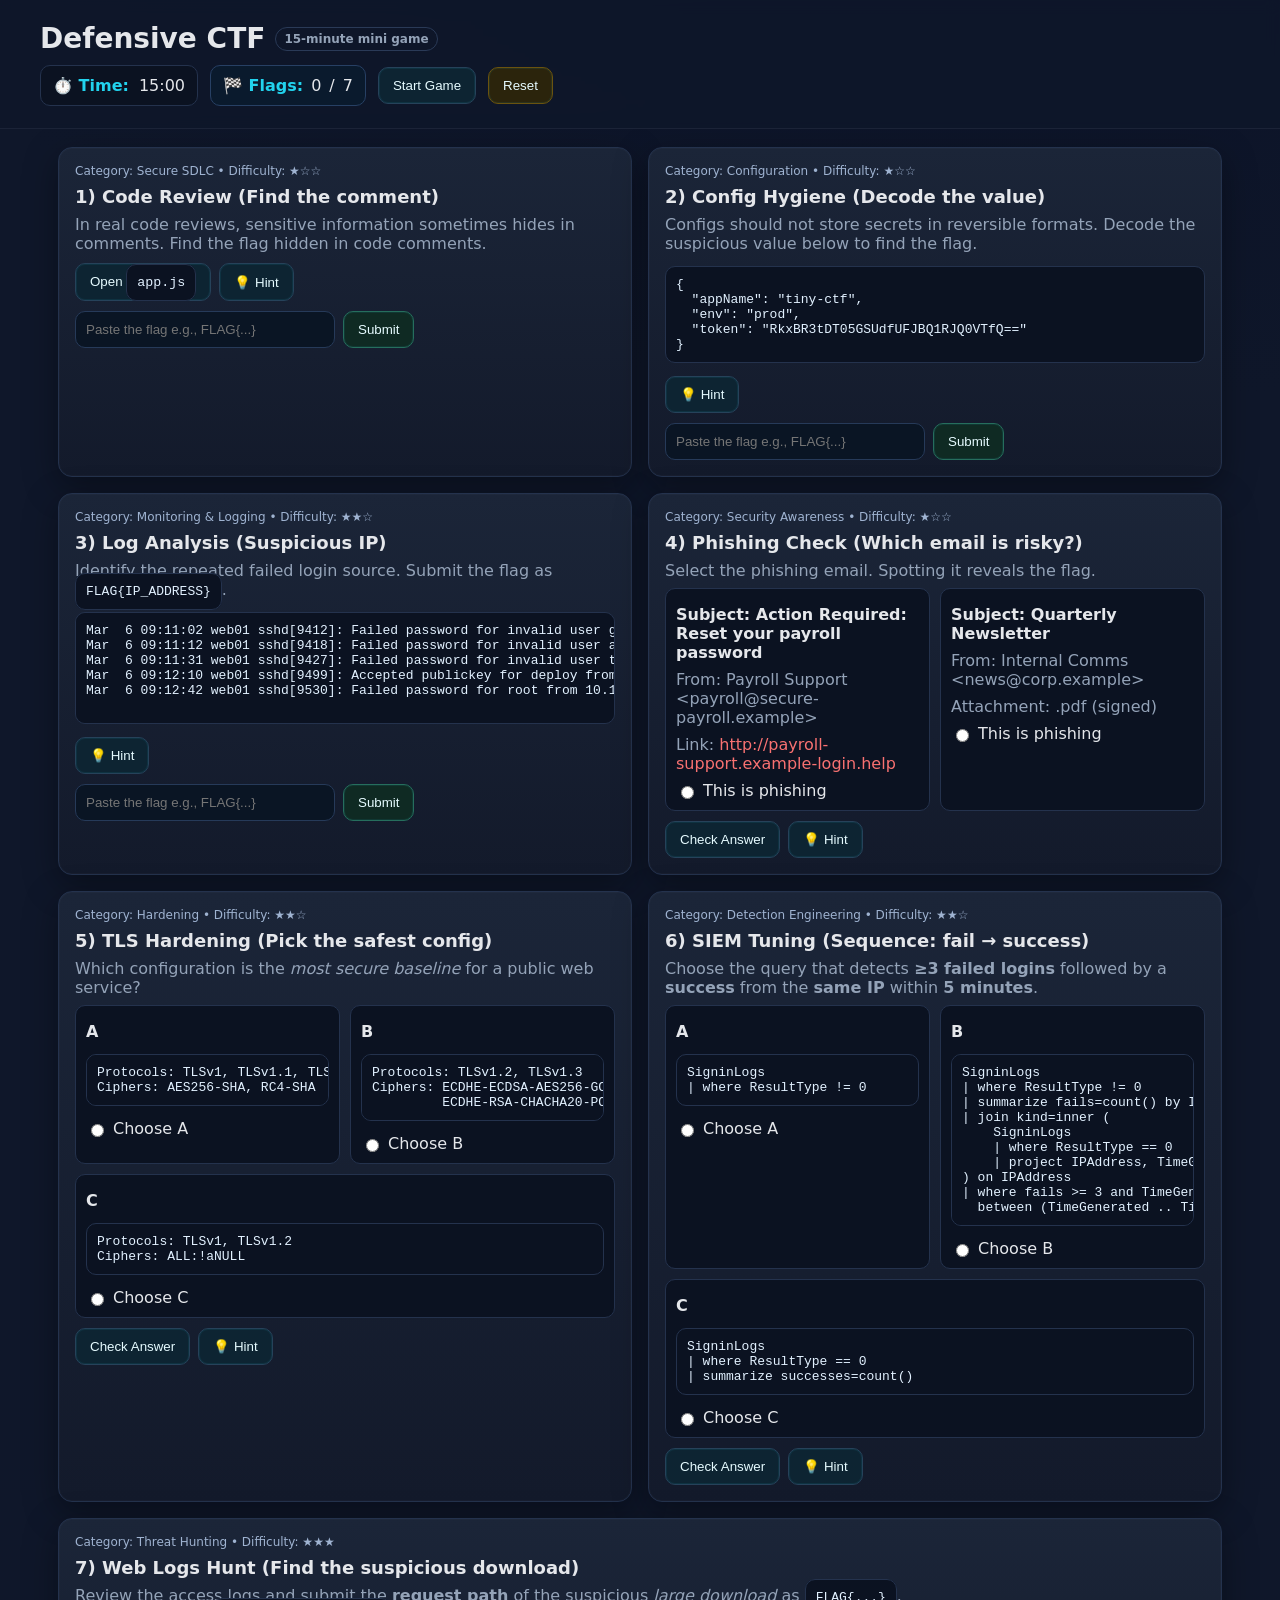
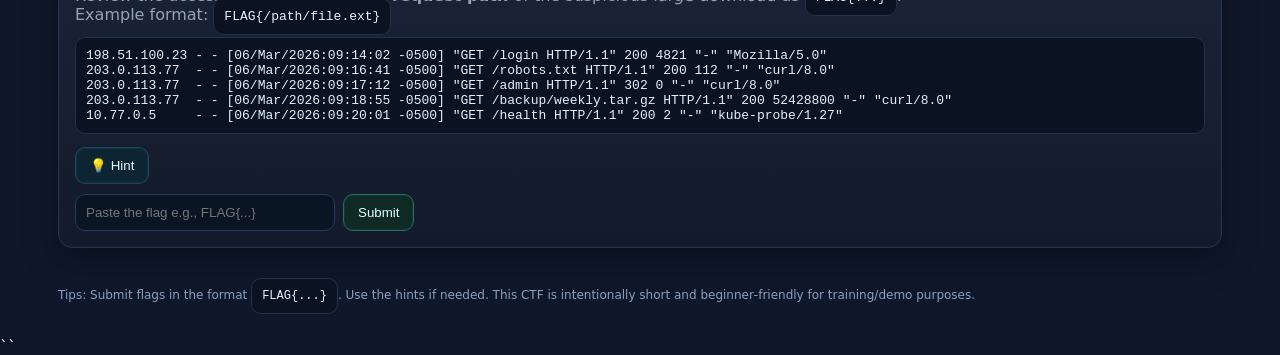
<file: index.html>
<!doctype html>
<html lang="en">
<head>
  <meta charset="utf-8" />
  <title>Mini Defensive CTF (15 Minutes)</title>
  <meta name="viewport" content="width=device-width, initial-scale=1" />

  <!--
    👀 Hidden in plain sight (simulate code review):
    FLAG{SOURCE_CODE_REVIEW}
  -->

  <style>
    :root {
      --bg:#0f172a;
      --panel:#111827;
      --card:#1f2937;
      --accent:#22d3ee;
      --accent-2:#34d399;
      --text:#e5e7eb;
      --muted:#94a3b8;
      --danger:#f87171;
      --warn:#fbbf24;
    }
    * { box-sizing: border-box }
    body {
      margin:0; font-family: ui-sans-serif, system-ui, Segoe UI, Roboto, Helvetica, Arial;
      background: radial-gradient(1200px 600px at 80% -10%, #0b1228, var(--bg));
      color: var(--text);
    }
    header {
      padding: 22px 18px; border-bottom: 1px solid #1b2337;
      position: sticky; top:0; background: rgba(15, 23, 42, 0.85); backdrop-filter: blur(8px);
      z-index: 10;
    }
    .wrap { max-width: 1200px; margin: 0 auto; }
    h1 {
      margin:0; font-size: clamp(20px, 2.8vw, 28px);
      display:flex; align-items:center; gap:10px;
    }
    h1 span.badge {
      font-size: 12px; padding: 4px 8px; border:1px solid #2a3a57; border-radius: 999px; color: var(--muted);
    }
    .topbar {
      display:flex; align-items:center; gap:12px; margin-top:10px; flex-wrap: wrap;
    }
    .pill {
      background: #0b1221; border:1px solid #24324d; padding:10px 12px; border-radius: 10px; display:flex; gap:10px; align-items:center;
    }
    .pill strong { color: var(--accent) }
    .btn {
      appearance: none; border:1px solid #26425a; background:#0d2432;
      color:#e6fbff; padding:10px 14px; border-radius: 10px; cursor:pointer;
      transition: 0.2s transform, 0.2s background, 0.2s border;
      box-shadow: inset 0 0 0 1px rgba(34,211,238,0.08);
    }
    .btn:hover { transform: translateY(-1px); background:#0f2a3a; border-color:#2a5f7d; }
    .btn.good { border-color:#266e5d; background:#0f2a23; }
    .btn.warn { border-color:#6a530f; background:#2b240c; }
    .grid {
      display:grid; grid-template-columns: repeat(12,1fr); gap:16px; padding:18px;
    }
    .card {
      grid-column: span 12; background: linear-gradient(180deg, #1b2538, #131a2b);
      border:1px solid #24324d; border-radius:14px; padding:16px;
      box-shadow: 0 10px 34px rgba(0,0,0,0.35), inset 0 0 0 1px rgba(255,255,255,0.02);
    }
    @media (min-width: 900px) {
      .card.half { grid-column: span 6; }
    }
    .card h2 { margin: 0 0 8px; font-size: 18px; }
    .card p { margin: 8px 0; color: var(--muted); }
    .meta { font-size: 12px; color:#9fb3d1; margin-bottom: 8px; }
    .hint { font-size: 13px; color:#cdd7e7; background: #0f2230; border:1px dashed #2a4761; padding:10px; border-radius:10px; display:none; margin-top:8px;}
    pre, code, .code {
      background:#0b1221; border:1px solid #24324d; color:#e2f1ff;
      border-radius: 10px; padding: 10px; overflow:auto;
    }
    .input-row { display:flex; gap:8px; margin-top:10px; flex-wrap: wrap; }
    input[type="text"] {
      background:#0a1524; border:1px solid #263a59; color:#d9ecff; border-radius: 10px; padding:10px; min-width: 260px;
    }
    .flag {
      display:inline-flex; align-items:center; gap:8px;
      background:#0d2d33; border:1px solid #2b6a70; color:#aef1f4;
      padding:8px 10px; border-radius: 8px; font-family: ui-monospace, SFMono-Regular, Menlo, Consolas, monospace;
    }
    .ok { color: #6ee7b7; }
    .bad { color: var(--danger); }
    .tag { font-size: 11px; padding:2px 6px; border-radius: 999px; border:1px solid #2b3c59; color:#b8c7e6; }
    .score {
      display:flex; align-items:center; gap:8px;
      background: #0a1a2d; border:1px solid #274064; padding:10px 12px; border-radius: 10px;
    }
    .done { opacity:0.6; position:relative; }
    .done:after {
      content:"Solved"; position:absolute; top:10px; right:10px; font-size:11px; background:#0a2a1e; color:#9debc7; border:1px solid #2b6a59; padding:3px 6px; border-radius:6px;
    }
    .footer-note { color:#8aa0bf; font-size: 12px; padding:10px 18px 22px; }
    .hr { border-top:1px dashed #2a3a57; margin:12px 0; }
    .emails { display:flex; gap:10px; flex-wrap: wrap; }
    .email {
      flex:1 1 240px; min-width:240px; background:#0b1221; border:1px solid #24324d; border-radius:10px; padding:10px;
    }
    .email h4 { margin:6px 0; }
    .choice { display:flex; align-items:center; gap:6px; margin-top:6px; }
    .hidden { display:none !important; }
    .celebrate {
      position: fixed; inset:0; pointer-events:none;
      display:none; justify-content:center; align-items:center;
      background: rgba(0,0,0,0.6); z-index: 99;
      text-align:center; padding:20px;
    }
    .celebrate .box {
      background: #08131f; border:1px solid #1c314d; border-radius:14px; padding:30px; max-width: 560px;
      box-shadow: 0 10px 40px rgba(0,0,0,0.5);
    }
    .celebrate h3 { margin-top:0; }
    .confetti { position:absolute; width:6px; height:10px; top:-20px; opacity:0.8; border-radius:2px; }
    .small { font-size:12px; color:#9fb3d1; }
  </style>
</head>
<body>
  <header>
    <div class="wrap">
      <h1>Defensive CTF <span class="badge">15‑minute mini game</span></h1>
      <div class="topbar">
        <div class="pill"><strong>⏱️ Time:</strong> <span id="time">15:00</span></div>
        <div class="pill score"><strong>🏁 Flags:</strong> <span id="score">0</span>/<span id="total">7</span></div>
        <button class="btn" id="startBtn">Start Game</button>
        <button class="btn warn" id="resetBtn">Reset</button>
      </div>
    </div>
  </header>

  <main class="wrap">
    <section class="grid" id="grid">

      <!-- Challenge 1: Code Review -->
      <article class="card half" id="c1">
        <div class="meta">Category: Secure SDLC • Difficulty: ★☆☆</div>
        <h2>1) Code Review (Find the comment)</h2>
        <p>In real code reviews, sensitive information sometimes hides in comments. Find the flag hidden in code comments.</p>
        <div class="input-row">
          <button class="btn" id="c1_view">Open <code>app.js</code></button>
          <button class="btn" data-hint="c1_hint">💡 Hint</button>
        </div>
        <div class="hint" id="c1_hint">Try viewing the page source (Ctrl/Cmd + U) or inspect the simulated file below—developers sometimes leave secrets in comments.</div>
        <div id="c1_code" class="code hidden" aria-live="polite">
/**
 * Example analytics init — TODO: move secrets to env.
 * The following line was left during testing:
 * FLAG{SOURCE_CODE_REVIEW}
 */
function init(){ return "ok" }
        </div>
        <div class="input-row">
          <input id="c1_in" type="text" placeholder="Paste the flag e.g., FLAG{...}" />
          <button class="btn good" data-submit="c1">Submit</button>
          <span id="c1_status"></span>
        </div>
      </article>

      <!-- Challenge 2: Config Hygiene (Base64) -->
      <article class="card half" id="c2">
        <div class="meta">Category: Configuration • Difficulty: ★☆☆</div>
        <h2>2) Config Hygiene (Decode the value)</h2>
        <p>Configs should not store secrets in reversible formats. Decode the suspicious value below to find the flag.</p>
        <pre id="c2_cfg" aria-label="config.json">{
  "appName": "tiny-ctf",
  "env": "prod",
  "token": "RkxBR3tDT05GSUdfUFJBQ1RJQ0VTfQ=="
}</pre>
        <div class="input-row">
          
          <button class="btn" data-hint="c2_hint">💡 Hint</button>
        </div>
        <div class="hint" id="c2_hint">The value looks like Base64. Decode it, then submit in FLAG{...} format.</div>
        <div class="input-row">
          <input id="c2_in" type="text" placeholder="Paste the flag e.g., FLAG{...}" />
          <button class="btn good" data-submit="c2">Submit</button>
          <span id="c2_status"></span>
        </div>
      </article>

      <!-- Challenge 3: Log Analysis -->
      <article class="card half" id="c3">
        <div class="meta">Category: Monitoring & Logging • Difficulty: ★★☆</div>
        <h2>3) Log Analysis (Suspicious IP)</h2>
        <p>Identify the repeated failed login source. Submit the flag as <code>FLAG{IP_ADDRESS}</code>.</p>
        <pre aria-label="auth.log">
Mar  6 09:11:02 web01 sshd[9412]: Failed password for invalid user guest from 10.10.10.13 port 51122
Mar  6 09:11:12 web01 sshd[9418]: Failed password for invalid user admin from 10.10.10.13 port 51160
Mar  6 09:11:31 web01 sshd[9427]: Failed password for invalid user test from 10.10.10.13 port 51201
Mar  6 09:12:10 web01 sshd[9499]: Accepted publickey for deploy from 10.77.0.5 port 55411
Mar  6 09:12:42 web01 sshd[9530]: Failed password for root from 10.10.10.13 port 51288
        </pre>
        <div class="input-row">
          <button class="btn" data-hint="c3_hint">💡 Hint</button>
        </div>
        <div class="hint" id="c3_hint">Look for many failures from the same source — brute force attempts often reuse an IP.</div>
        <div class="input-row">
          <input id="c3_in" type="text" placeholder="Paste the flag e.g., FLAG{...}" />
          <button class="btn good" data-submit="c3">Submit</button>
          <span id="c3_status"></span>
        </div>
      </article>

      <!-- Challenge 4: Phishing Awareness -->
      <article class="card half" id="c4">
        <div class="meta">Category: Security Awareness • Difficulty: ★☆☆</div>
        <h2>4) Phishing Check (Which email is risky?)</h2>
        <p>Select the phishing email. Spotting it reveals the flag.</p>
        <div class="emails">
          <div class="email">
            <h4>Subject: Action Required: Reset your payroll password</h4>
            <p>From: Payroll Support &lt;payroll@secure-payroll.example&gt;</p>
            <p>Link: <span class="bad">http://payroll-support.example-login.help</span></p>
            <label class="choice"><input type="radio" name="phish" value="a" /> This is phishing</label>
          </div>
          <div class="email">
            <h4>Subject: Quarterly Newsletter</h4>
            <p>From: Internal Comms &lt;news@corp.example&gt;</p>
            <p>Attachment: <span>.pdf (signed)</span></p>
            <label class="choice"><input type="radio" name="phish" value="b" /> This is phishing</label>
          </div>
        </div>
        <div class="input-row">
          <button class="btn" id="c4_check">Check Answer</button>
          <button class="btn" data-hint="c4_hint">💡 Hint</button>
        </div>
        <div class="hint" id="c4_hint">Look for odd domains, urgency, and non‑corporate links.</div>
        <div id="c4_flag" class="hidden">
          <span class="flag">🎯 FLAG{SPOT_THE_PHISH}</span>
        </div>
      </article>

      <!-- Challenge 5 (NEW): TLS Hardening -->
      <article class="card half" id="c5">
        <div class="meta">Category: Hardening • Difficulty: ★★☆</div>
        <h2>5) TLS Hardening (Pick the safest config)</h2>
        <p>Which configuration is the <em>most secure baseline</em> for a public web service?</p>
        <div class="emails">
          <div class="email">
            <h4>A</h4>
<pre>Protocols: TLSv1, TLSv1.1, TLSv1.2
Ciphers: AES256-SHA, RC4-SHA</pre>
            <label class="choice"><input type="radio" name="tls" value="A" /> Choose A</label>
          </div>
          <div class="email">
            <h4>B</h4>
<pre>Protocols: TLSv1.2, TLSv1.3
Ciphers: ECDHE-ECDSA-AES256-GCM-SHA384,
         ECDHE-RSA-CHACHA20-POLY1305</pre>
            <label class="choice"><input type="radio" name="tls" value="B" /> Choose B</label>
          </div>
          <div class="email">
            <h4>C</h4>
<pre>Protocols: TLSv1, TLSv1.2
Ciphers: ALL:!aNULL</pre>
            <label class="choice"><input type="radio" name="tls" value="C" /> Choose C</label>
          </div>
        </div>
        <div class="input-row">
          <button class="btn" id="c5_check">Check Answer</button>
          <button class="btn" data-hint="c5_hint">💡 Hint</button>
        </div>
        <div class="hint" id="c5_hint">Favor modern protocol versions and ciphers that provide forward secrecy and authenticated encryption.</div>
      </article>

      <!-- Challenge 6 (NEW): SIEM Tuning -->
      <article class="card half" id="c6">
        <div class="meta">Category: Detection Engineering • Difficulty: ★★☆</div>
        <h2>6) SIEM Tuning (Sequence: fail → success)</h2>
        <p>Choose the query that detects <strong>≥3 failed logins</strong> followed by a <strong>success</strong> from the <strong>same IP</strong> within <strong>5 minutes</strong>.</p>
        <div class="emails">
          <div class="email">
            <h4>A</h4>
<pre>SigninLogs
| where ResultType != 0</pre>
            <label class="choice"><input type="radio" name="kql" value="A" /> Choose A</label>
          </div>
          <div class="email">
            <h4>B</h4>
<pre>SigninLogs
| where ResultType != 0
| summarize fails=count() by IPAddress, bin(TimeGenerated, 5m)
| join kind=inner (
    SigninLogs
    | where ResultType == 0
    | project IPAddress, TimeGenerated
) on IPAddress
| where fails >= 3 and TimeGenerated1
  between (TimeGenerated .. TimeGenerated + 5m)</pre>
            <label class="choice"><input type="radio" name="kql" value="B" /> Choose B</label>
          </div>
          <div class="email">
            <h4>C</h4>
<pre>SigninLogs
| where ResultType == 0
| summarize successes=count()</pre>
            <label class="choice"><input type="radio" name="kql" value="C" /> Choose C</label>
          </div>
        </div>
        <div class="input-row">
          <button class="btn" id="c6_check">Check Answer</button>
          <button class="btn" data-hint="c6_hint">💡 Hint</button>
        </div>
        <div class="hint" id="c6_hint">Think about grouping failures by IP in a short time window, then confirming a success for that IP in the same window.</div>
        <div id="c6_flag" class="hidden">
          <span class="flag">🧠 FLAG{SEQUENCE_DETECTED}</span>
        </div>
      </article>

      <!-- Challenge 7 (NEW): Web Logs Hunt (user input) -->
      <article class="card" id="c7">
        <div class="meta">Category: Threat Hunting • Difficulty: ★★★</div>
        <h2>7) Web Logs Hunt (Find the suspicious download)</h2>
        <p>Review the access logs and submit the <strong>request path</strong> of the suspicious <em>large download</em> as <code>FLAG{...}</code>.
          <br/>Example format: <code>FLAG{/path/file.ext}</code></p>
<pre aria-label="access.log">
198.51.100.23 - - [06/Mar/2026:09:14:02 -0500] "GET /login HTTP/1.1" 200 4821 "-" "Mozilla/5.0"
203.0.113.77  - - [06/Mar/2026:09:16:41 -0500] "GET /robots.txt HTTP/1.1" 200 112 "-" "curl/8.0"
203.0.113.77  - - [06/Mar/2026:09:17:12 -0500] "GET /admin HTTP/1.1" 302 0 "-" "curl/8.0"
203.0.113.77  - - [06/Mar/2026:09:18:55 -0500] "GET /backup/weekly.tar.gz HTTP/1.1" 200 52428800 "-" "curl/8.0"
10.77.0.5     - - [06/Mar/2026:09:20:01 -0500] "GET /health HTTP/1.1" 200 2 "-" "kube-probe/1.27"
</pre>
        <div class="input-row">
          <button class="btn" data-hint="c7_hint">💡 Hint</button>
        </div>
        <div class="hint" id="c7_hint">Compare response sizes and filenames that often contain sensitive data. Non‑browser clients can be a clue.</div>
        <div class="input-row">
          <input id="c7_in" type="text" placeholder="Paste the flag e.g., FLAG{...}" />
          <button class="btn good" data-submit="c7">Submit</button>
          <span id="c7_status"></span>
        </div>
      </article>

    </section>

    <p class="footer-note">
      Tips: Submit flags in the format <code>FLAG{...}</code>. Use the hints if needed. This CTF is intentionally short and beginner‑friendly for training/demo purposes.
    </p>
  </main>

  <!-- Celebration modal -->
  <div class="celebrate" id="celebrate" role="dialog" aria-modal="true" aria-labelledby="cel_title">
    <div class="box">
      <h3 id="cel_title">🎉 Well done!</h3>
      <p>You found all flags before the timer ran out.</p>
      <p class="small">You can reset to play again or customize the file for your team.</p>
      <div class="input-row" style="justify-content:center">
        <button class="btn good" onclick="resetGame()">Play Again</button>
        <button class="btn" onclick="document.getElementById('celebrate').style.display='none'">Close</button>
      </div>
    </div>
  </div>

  <script>
    // ====== Game State ======
    const GAME_SECONDS = 15 * 60; // 15 minutes
    const TOTAL_FLAGS = 7;

    const expected = {
      c1: "FLAG{SOURCE_CODE_REVIEW}",
      c2: "FLAG{CONFIG_PRACTICES}",     // Base64 token decodes to this
      c3: "FLAG{10.10.10.13}",
      c4: "FLAG{SPOT_THE_PHISH}",
      c5: "FLAG{STRONG_TLS}",
      c6: "FLAG{SEQUENCE_DETECTED}",
      c7: "FLAG{/backup/weekly.tar.gz}" // user must enter this path wrapped in FLAG{...}
    };

    const solved = new Set();
    let running = false;
    let remaining = GAME_SECONDS;
    let timerId = null;

    const $ = sel => document.querySelector(sel);
    const $$ = sel => Array.from(document.querySelectorAll(sel));

    function fmt(sec) {
      const m = Math.floor(sec/60).toString().padStart(2,'0');
      const s = Math.floor(sec%60).toString().padStart(2,'0');
      return `${m}:${s}`;
    }

    function updateScore() {
      $("#score").textContent = solved.size;
      if (solved.size >= TOTAL_FLAGS) {
        celebrate();
      }
    }

    function celebrate() {
      stopTimer();
      const cel = $("#celebrate");
      cel.style.display = "flex";
      // simple confetti
      for (let i=0;i<120;i++) {
        const c = document.createElement('div');
        c.className = 'confetti';
        c.style.left = Math.random()*100+'%';
        c.style.background = ['#22d3ee','#34d399','#fbbf24','#f472b6','#60a5fa'][Math.floor(Math.random()*5)];
        c.style.transform = `rotate(${Math.random()*360}deg)`;
        c.style.animation = `fall ${2+Math.random()*2}s linear ${Math.random()*2}s forwards`;
        cel.appendChild(c);
        setTimeout(()=>c.remove(), 5000);
      }
    }

    // Inject keyframes for confetti fall
    (()=>{
      const st = document.createElement('style');
      st.textContent = `
      @keyframes fall {
        to { transform: translateY(120vh) rotate(720deg); opacity:0.9; }
      }`;
      document.head.appendChild(st);
    })();

    function startTimer() {
      if (running) return;
      running = true;
      timerId = setInterval(()=>{
        remaining--;
        $("#time").textContent = fmt(remaining);
        if (remaining <= 0) {
          stopTimer();
          endGame();
        }
      }, 1000);
    }
    function stopTimer() { running = false; clearInterval(timerId); timerId = null; }
    function endGame() {
      $$("#grid .card").forEach(c => c.classList.add("done"));
      $$("#grid button, #grid input").forEach(el => el.disabled = true);
      $("#time").textContent = "00:00";
    }

    function resetGame() {
      stopTimer();
      running = false;
      remaining = GAME_SECONDS;
      $("#time").textContent = fmt(remaining);
      solved.clear();
      updateScore();

      // Clear inputs & statuses for text-entry challenges
      ["c1","c2","c3","c7"].forEach(id=>{
        const inp = $("#"+id+"_in");
        const st = $("#"+id+"_status");
        if (inp) inp.value = "";
        if (st) st.textContent = "";
      });

      // Hide dynamic reveals
      $("#c1_code")?.classList.add("hidden");
      $("#c4_flag")?.classList.add("hidden");
      $("#c6_flag")?.classList.add("hidden");

      // Reset solved styling & re-enable UI
      $$("#grid .card").forEach(c => c.classList.remove("done"));
      $$("#grid button, #grid input").forEach(el => el.disabled = false);

      // Close celebration
      $("#celebrate").style.display = "none";
    }

    // ====== Wiring UI ======
    $("#startBtn").addEventListener("click", startTimer);
    $("#resetBtn").addEventListener("click", resetGame);

    // Set total dynamically (in case you change TOTAL_FLAGS)
    const totalEl = document.getElementById("total");
    if (totalEl) totalEl.textContent = TOTAL_FLAGS;

    // Hints toggles
    $$("button[data-hint]").forEach(btn=>{
      btn.addEventListener("click", ()=>{
        const id = btn.getAttribute("data-hint");
        const el = $("#"+id);
        if (!el) return;
        el.style.display = (el.style.display === "block" ? "none" : "block");
      });
    });

    // Challenge 1: show code
    $("#c1_view").addEventListener("click", ()=>{
      $("#c1_code").classList.toggle("hidden");
    });

    // Challenge 2: decode base64
    $("#c2_decode").addEventListener("click", ()=>{
      const txt = $("#c2_cfg").textContent;
      try {
        const m = txt.match(/"token":\s*"([^"]+)"/);
        if (m) {
          const decoded = atob(m[1]);
          alert("Decoded token: " + decoded);
        }
      } catch(e) {
        alert("Could not decode. Try manual Base64.");
      }
    });

    // Challenge 4: phishing
    $("#c4_check").addEventListener("click", ()=>{
      const val = (document.querySelector('input[name="phish"]:checked')||{}).value;
      if (val === "a") {
        $("#c4_flag").classList.remove("hidden");
        const flagText = ($("#c4_flag").textContent || "").match(/FLAG\{.*\}/)?.[0];
        if (flagText) solve("c4", flagText, null);
      } else {
        alert("Not quite. Look at the domain carefully.");
      }
    });

    // ===== Challenge 5 (NEW): TLS Hardening =====
    $("#c5_check").addEventListener("click", ()=>{
      const val = (document.querySelector('input[name="tls"]:checked')||{}).value;
      if (val === "B") {
        // Mark solved
        solve("c5", "FLAG{STRONG_TLS}", null);
        alert("Nice pick. Modern protocols & AEAD ciphers with forward secrecy are preferred.");
      } else {
        alert("Not quite. Think: modern protocols, forward secrecy, AEAD.");
      }
    });

    // ===== Challenge 6 (NEW): SIEM Tuning =====
    $("#c6_check").addEventListener("click", ()=>{
      const val = (document.querySelector('input[name="kql"]:checked')||{}).value;
      if (val === "B") {
        $("#c6_flag").classList.remove("hidden");
        solve("c6", "FLAG{SEQUENCE_DETECTED}", null);
      } else {
        alert("Close. You need a failure burst per IP and a success joined within the same time window.");
      }
    });

    // Submit handlers for text entries (c1, c2, c3, c7)
    $$("button[data-submit]").forEach(btn=>{
      btn.addEventListener("click", ()=>{
        const id = btn.getAttribute("data-submit");
        const inp = $("#"+id+"_in");
        const val = (inp?.value||"").trim();
        solve(id, val, $("#"+id+"_status"));
      });
    });

    function normalize(s){ return (s||"").trim(); }

    function solve(id, val, statusEl) {
      if (solved.has(id)) return;
      const correct = expected[id];
      const ok = normalize(val) === normalize(correct);
      if (ok) {
        solved.add(id);
        const card = document.getElementById(id);
        (card || $("#"+id)).classList.add("done");
        if (statusEl) { statusEl.innerHTML = `<span class="ok">✅ Correct</span>`; }
        updateScore();
      } else {
        if (statusEl) { statusEl.innerHTML = `<span class="bad">❌ Try again</span>`; }
      }
    }

    // Accessibility: space/enter to toggle buttons focused
    document.addEventListener("keydown", (e)=>{
      if ((e.key === "Enter" || e.key === " ") && document.activeElement?.classList.contains("btn")) {
        e.preventDefault();
        document.activeElement.click();
      }
    });

    // Initialize UI
    $("#time").textContent = fmt(remaining);
    updateScore();
  </script>
</body>
</html>
``
</file>
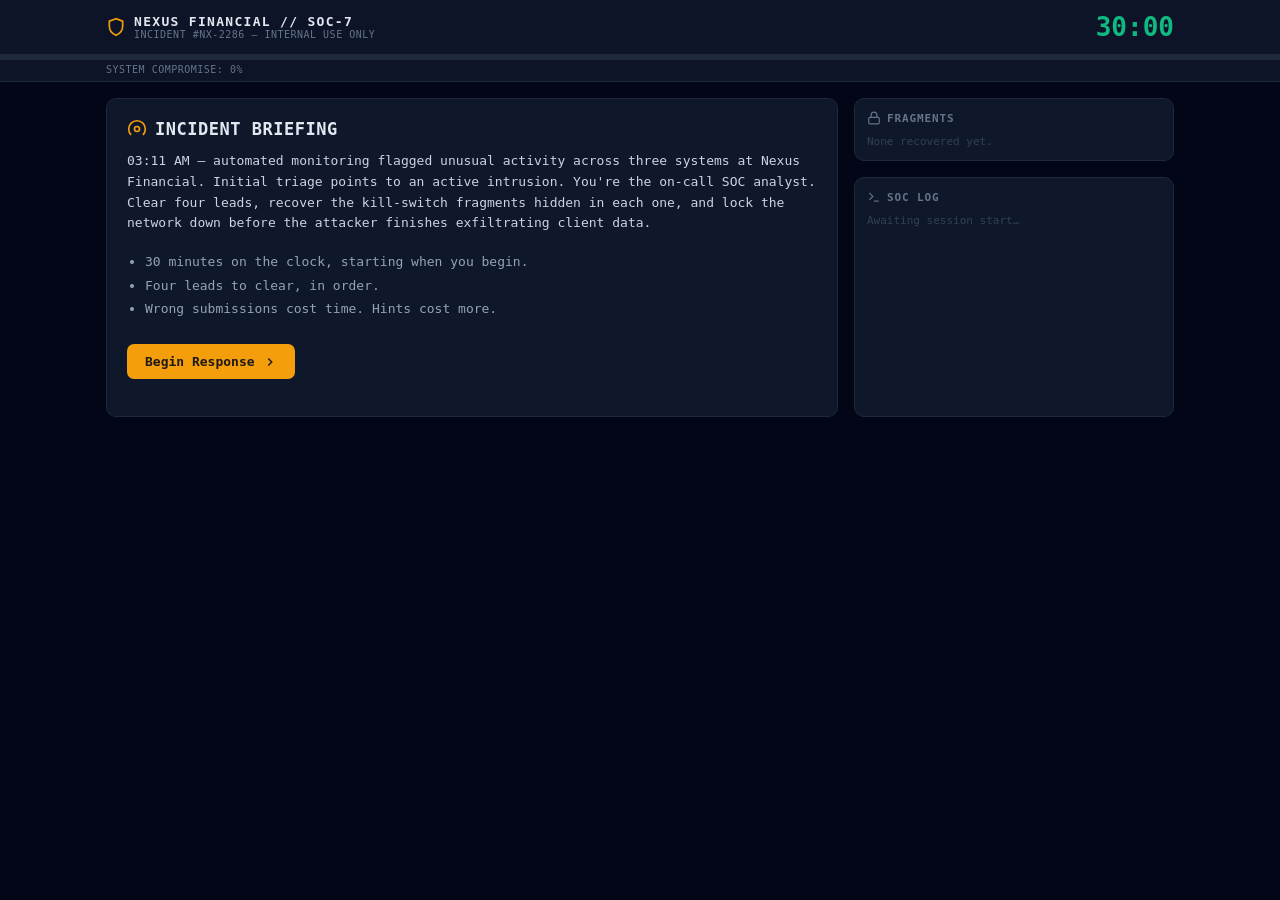
<file: soc-escape-room.html>
<!DOCTYPE html>
<html lang="en">
<head>
<meta charset="UTF-8">
<meta name="viewport" content="width=device-width, initial-scale=1.0">
<title>NEXUS FINANCIAL // SOC-7 Incident Response</title>
<style>
  :root {
    --bg: #020617;
    --panel: #0f172a;
    --panel-2: #111c30;
    --border: #1e293b;
    --border-hover: #334155;
    --text: #e2e8f0;
    --muted: #64748b;
    --muted-2: #475569;
    --amber: #f59e0b;
    --amber-dim: rgba(245,158,11,0.12);
    --cyan: #0891b2;
    --cyan-hover: #0e7490;
    --red: #ef4444;
    --red-dim: rgba(239,68,68,0.12);
    --emerald: #10b981;
    --emerald-dim: rgba(16,185,129,0.12);
  }
  * { box-sizing: border-box; }
  body {
    margin: 0;
    background: var(--bg);
    color: var(--text);
    font-family: "SF Mono", "Fira Code", Consolas, Menlo, monospace;
    min-height: 100vh;
  }
  .header {
    position: sticky; top: 0; z-index: 10;
    background: rgba(15,23,42,0.9);
    border-bottom: 1px solid var(--border);
    backdrop-filter: blur(6px);
  }
  .header-inner {
    max-width: 1100px; margin: 0 auto;
    display: flex; align-items: center; justify-content: space-between;
    padding: 12px 16px;
  }
  .brand { display: flex; align-items: center; gap: 8px; }
  .brand-title { font-size: 13px; font-weight: 700; letter-spacing: 0.1em; }
  .brand-sub { font-size: 10px; color: var(--muted); letter-spacing: 0.05em; }
  .timer { font-size: 26px; font-weight: 700; color: var(--emerald); font-variant-numeric: tabular-nums; }
  .timer.critical { color: var(--red); animation: pulse 1s infinite; }
  @keyframes pulse { 0%,100% { opacity: 1; } 50% { opacity: 0.5; } }
  .meter-track { height: 6px; width: 100%; background: var(--border); }
  .meter-fill { height: 100%; transition: width 1s linear, background 0.5s; }
  .meter-label {
    max-width: 1100px; margin: 0 auto; padding: 4px 16px 6px;
    font-size: 10px; color: var(--muted); letter-spacing: 0.05em;
  }
  .layout {
    max-width: 1100px; margin: 0 auto; padding: 16px;
    display: grid; grid-template-columns: 1fr 320px; gap: 16px;
  }
  @media (max-width: 860px) {
    .layout { grid-template-columns: 1fr; }
  }
  .panel { background: var(--panel); border: 1px solid var(--border); border-radius: 10px; padding: 20px; }
  .panel.tight { padding: 12px; }
  h1.title { font-size: 17px; font-weight: 700; letter-spacing: 0.03em; margin: 0; }
  .stage-head { display: flex; align-items: center; justify-content: space-between; margin-bottom: 16px; }
  .stage-head-left { display: flex; align-items: center; gap: 8px; }
  .stage-title { font-size: 13px; font-weight: 700; letter-spacing: 0.08em; }
  .stage-n { font-size: 10px; color: var(--muted); border: 1px solid var(--border-hover); border-radius: 5px; padding: 2px 8px; letter-spacing: 0.05em; }
  p.desc { font-size: 13px; color: var(--muted); line-height: 1.6; margin: 0 0 16px; }
  .icon { width: 20px; height: 20px; flex-shrink: 0; }
  .icon-sm { width: 14px; height: 14px; flex-shrink: 0; }

  .item-list { display: flex; flex-direction: column; gap: 8px; margin-bottom: 16px; }
  .item-btn {
    text-align: left; font-size: 13px; padding: 10px 12px; border-radius: 7px;
    border: 1px solid var(--border); background: var(--panel-2); color: #cbd5e1;
    cursor: pointer; transition: border-color 0.15s, background 0.15s; font-family: inherit;
  }
  .item-btn:hover { border-color: var(--border-hover); }
  .item-btn.selected { border-color: var(--amber); background: var(--amber-dim); color: #fcd34d; }
  .item-btn:disabled { opacity: 0.3; cursor: not-allowed; }

  table.logtable { width: 100%; border-collapse: collapse; font-size: 12px; }
  .logtable-wrap { border: 1px solid var(--border); border-radius: 8px; overflow: hidden; margin-bottom: 16px; overflow-x: auto; }
  table.logtable thead { background: var(--panel-2); color: var(--muted); text-align: left; }
  table.logtable th { padding: 8px 12px; font-weight: 400; }
  table.logtable td { padding: 8px 12px; color: #cbd5e1; border-top: 1px solid var(--border); }
  table.logtable tr { cursor: pointer; }
  table.logtable tbody tr:hover { background: var(--panel-2); }
  table.logtable tbody tr.selected { background: var(--amber-dim); }

  .grid2 { display: grid; grid-template-columns: 1fr 1fr; gap: 8px; margin-bottom: 16px; }
  @media (max-width: 520px) { .grid2 { grid-template-columns: 1fr; } }
  .opt-btn {
    text-align: left; padding: 10px 12px; border-radius: 7px; border: 1px solid var(--border);
    background: var(--panel-2); cursor: pointer; font-family: inherit; color: inherit;
  }
  .opt-btn:hover { border-color: var(--border-hover); }
  .opt-btn.selected { border-color: var(--amber); background: var(--amber-dim); }
  .opt-btn:disabled { opacity: 0.3; cursor: not-allowed; }
  .opt-title { font-weight: 700; font-size: 13px; color: #f1f5f9; }
  .opt-sub { font-size: 11px; color: var(--muted); margin-top: 2px; }

  .chip-row { display: flex; flex-wrap: wrap; gap: 8px; margin-bottom: 16px; min-height: 34px; }
  .chip { font-size: 11px; padding: 6px 10px; border-radius: 6px; font-weight: 700; }
  .chip.amber { border: 1px solid var(--amber); background: var(--amber-dim); color: #fcd34d; }
  .chip.red { border: 1px solid var(--red); background: var(--red-dim); color: #fca5a5; }

  .msg { display: flex; align-items: flex-start; gap: 8px; font-size: 13px; padding: 10px 12px; border-radius: 7px; margin-top: 12px; }
  .msg.ok { border: 1px solid #065f46; background: var(--emerald-dim); color: #6ee7b7; }
  .msg.bad { border: 1px solid #7f1d1d; background: var(--red-dim); color: #fca5a5; }

  .btn-row { display: flex; align-items: center; gap: 12px; margin-top: 12px; flex-wrap: wrap; }
  .btn { border: none; font-family: inherit; font-weight: 700; font-size: 13px; padding: 10px 18px; border-radius: 7px; cursor: pointer; display: inline-flex; align-items: center; gap: 8px; transition: background 0.15s, opacity 0.15s; }
  .btn:disabled { opacity: 0.35; cursor: not-allowed; }
  .btn-amber { background: var(--amber); color: #1c1917; }
  .btn-amber:hover:not(:disabled) { background: #d97706; }
  .btn-cyan { background: var(--cyan); color: #fff; }
  .btn-cyan:hover:not(:disabled) { background: var(--cyan-hover); }
  .btn-emerald { background: var(--emerald); color: #052e1f; }
  .btn-emerald:hover:not(:disabled) { background: #059669; }
  .btn-red { background: var(--red); color: #fff; }
  .btn-red:hover:not(:disabled) { background: #dc2626; }
  .btn-outline { background: transparent; border: 1px solid var(--border-hover); color: #cbd5e1; }
  .btn-outline:hover:not(:disabled) { border-color: #64748b; }

  .hint-wrap { display: flex; flex-direction: column; gap: 6px; }
  .hint-btn { font-size: 12px; border: 1px solid var(--border-hover); background: transparent; color: var(--muted); padding: 9px 12px; border-radius: 7px; cursor: pointer; display: inline-flex; align-items: center; gap: 6px; font-family: inherit; }
  .hint-btn:hover:not(:disabled) { border-color: #b45309; color: var(--amber); }
  .hint-btn:disabled { opacity: 0.4; cursor: not-allowed; }
  .hint-text { font-size: 11px; color: #fbbf24; max-width: 340px; opacity: 0.85; }

  .side-label { display: flex; align-items: center; gap: 6px; font-size: 11px; font-weight: 700; letter-spacing: 0.08em; color: var(--muted); margin-bottom: 10px; }
  .frag-item { font-size: 11px; background: var(--panel-2); border: 1px solid var(--border); border-radius: 6px; padding: 7px 9px; margin-bottom: 6px; }
  .frag-code { color: var(--amber); font-weight: 700; }
  .frag-label { color: var(--muted); }
  .empty-note { font-size: 11px; color: #334155; }

  .log-scroll { max-height: 420px; overflow-y: auto; padding-right: 4px; }
  .log-line { font-size: 10.5px; line-height: 1.5; color: var(--muted); margin-bottom: 5px; }
  .log-time { color: #334155; }

  .end-icon { margin-bottom: 6px; }
</style>
</head>
<body>

  <div class="header">
    <div class="header-inner">
      <div class="brand">
        <svg class="icon" viewBox="0 0 24 24" fill="none" stroke="#f59e0b" stroke-width="2"><path d="M12 2 4 5v6c0 5 3.5 9 8 11 4.5-2 8-6 8-11V5l-8-3Z"/></svg>
        <div>
          <div class="brand-title">NEXUS FINANCIAL // SOC-7</div>
          <div class="brand-sub">INCIDENT #NX-2286 — INTERNAL USE ONLY</div>
        </div>
      </div>
      <div class="timer" id="timer">30:00</div>
    </div>
    <div class="meter-track"><div class="meter-fill" id="meter" style="width:0%; background:#f59e0b;"></div></div>
    <div class="meter-label" id="meter-label">SYSTEM COMPROMISE: 0%</div>
  </div>

  <div class="layout">
    <div id="main-panel" class="panel"></div>
    <div style="display:flex; flex-direction:column; gap:16px;">
      <div class="panel tight">
        <div class="side-label">
          <svg class="icon-sm" viewBox="0 0 24 24" fill="none" stroke="#64748b" stroke-width="2"><rect x="3" y="11" width="18" height="11" rx="2"/><path d="M7 11V7a5 5 0 0 1 10 0v4"/></svg>
          FRAGMENTS
        </div>
        <div id="frag-list"><div class="empty-note">None recovered yet.</div></div>
      </div>
      <div class="panel tight" style="flex:1; min-height:240px;">
        <div class="side-label">
          <svg class="icon-sm" viewBox="0 0 24 24" fill="none" stroke="#64748b" stroke-width="2"><polyline points="4 17 10 11 4 5"/><line x1="12" y1="19" x2="20" y2="19"/></svg>
          SOC LOG
        </div>
        <div class="log-scroll" id="log-list"><div class="empty-note">Awaiting session start…</div></div>
      </div>
    </div>
  </div>

<script>
  const TOTAL_SECONDS = 30 * 60;

  const EMAIL_ITEMS = [
    { id: 0, text: 'Sender: "IT-Support@nexuscorp-secure.net"', flag: true },
    { id: 1, text: 'Subject: "URGENT: Password Expires in 1 Hour — Verify Now"', flag: true },
    { id: 2, text: 'Greeting: "Dear Valued Employee,"', flag: true },
    { id: 3, text: 'Footer: "Nexus Financial IT Help Desk, ext. 4420"', flag: false },
    { id: 4, text: 'Link: "http://nexuscorp.verify-account.xyz/reset"', flag: true },
    { id: 5, text: 'Sent: Tuesday, 9:41 AM', flag: false },
    { id: 6, text: 'Attachment: "invoice_8847.exe.pdf"', flag: true },
  ];
  const EMAIL_CORRECT = new Set(EMAIL_ITEMS.filter(i => i.flag).map(i => i.id));

  const LOG_ROWS = [
    { time: "08:52:11", user: "r.chen",     ip: "10.0.4.22 (internal)",     action: "Login Success" },
    { time: "09:03:45", user: "a.osei",     ip: "10.0.4.31 (internal)",     action: "File Access — Q3_budget.xlsx" },
    { time: "09:15:02", user: "j.martinez", ip: "10.0.4.19 (internal)",     action: "Login Success" },
    { time: "11:47:33", user: "k.wong",     ip: "10.0.4.8 (internal)",      action: "VPN Connect" },
    { time: "13:22:10", user: "a.osei",     ip: "10.0.4.31 (internal)",     action: "Logout" },
    { time: "03:14:07", user: "j.martinez", ip: "185.220.101.47 (Romania)", action: "Login Success", anomaly: true },
    { time: "14:05:19", user: "r.chen",     ip: "10.0.4.22 (internal)",     action: "Print Job" },
    { time: "16:58:02", user: "k.wong",     ip: "10.0.4.8 (internal)",      action: "VPN Disconnect" },
  ];

  const MALWARE_OPTIONS = [
    { id: "emotet", label: "Emotet", sub: "Modular banking trojan / loader" },
    { id: "lockbit", label: "LockBit", sub: "Ransomware-as-a-service" },
    { id: "mirai", label: "Mirai", sub: "IoT botnet malware" },
    { id: "zeus", label: "Zeus", sub: "Credential-stealing banking trojan" },
  ];
  const MALWARE_CORRECT = "lockbit";

  const IR_STEPS_CORRECT = ["Identify", "Contain", "Eradicate", "Recover", "Lessons Learned"];
  const IR_STEPS_SHUFFLED = ["Contain", "Lessons Learned", "Identify", "Recover", "Eradicate"];

  const FRAGMENTS = {
    email:   { code: "SB-7", severity: 6.1, label: "Spoofed Sender Block" },
    logs:    { code: "IA-3", severity: 8.8, label: "Impossible Access" },
    malware: { code: "RW-9", severity: 9.8, label: "Ransomware Signature" },
    ir:      { code: "CR-2", severity: 4.3, label: "Containment Ready" },
  };
  const FINAL_ORDER = ["malware", "logs", "email", "ir"];

  let state = {
    stage: "brief",
    secondsLeft: TOTAL_SECONDS,
    running: false,
    timerId: null,
    log: [],
    collected: [],
    hintsUsed: {},
    emailSel: new Set(),
    emailMsg: null,
    logSel: null,
    logMsg: null,
    malwareSel: null,
    malwareMsg: null,
    irBuilt: [],
    irMsg: null,
    finalBuilt: [],
    finalMsg: null,
  };

  function fmtTime(s) {
    const m = Math.floor(s / 60).toString().padStart(2, "0");
    const sec = (s % 60).toString().padStart(2, "0");
    return m + ":" + sec;
  }

  function pushLog(msg) {
    state.log.unshift({ msg, t: fmtTime(state.secondsLeft) });
    if (state.log.length > 60) state.log.pop();
    renderLog();
  }

  function penalize(seconds, reason) {
    state.secondsLeft = Math.max(0, state.secondsLeft - seconds);
    pushLog("[-" + seconds + "s] " + reason);
    renderTimer();
  }

  function collect(key) {
    if (!state.collected.includes(key)) state.collected.push(key);
    const f = FRAGMENTS[key];
    pushLog("[+] Fragment recovered: " + f.code + " — " + f.label + " (sev " + f.severity + ")");
    renderFrags();
  }

  function tick() {
    if (!state.running) return;
    if (state.secondsLeft <= 0) {
      state.running = false;
      clearTimeout(state.timerId);
      pushLog("!! CONNECTION TO NEXUS-CORE LOST — INTRUSION COMPLETE.");
      state.stage = "lose";
      renderMain();
      return;
    }
    state.secondsLeft -= 1;
    renderTimer();
    state.timerId = setTimeout(tick, 1000);
  }

  function renderTimer() {
    const pct = Math.min(100, ((TOTAL_SECONDS - state.secondsLeft) / TOTAL_SECONDS) * 100);
    const timerEl = document.getElementById("timer");
    timerEl.textContent = fmtTime(state.secondsLeft);
    timerEl.classList.toggle("critical", state.secondsLeft <= 120);
    const meter = document.getElementById("meter");
    meter.style.width = pct + "%";
    meter.style.background = pct < 40 ? "#f59e0b" : pct < 75 ? "#ea580c" : "#dc2626";
    document.getElementById("meter-label").textContent = "SYSTEM COMPROMISE: " + pct.toFixed(0) + "%";
  }

  function renderFrags() {
    const el = document.getElementById("frag-list");
    if (state.collected.length === 0) {
      el.innerHTML = '<div class="empty-note">None recovered yet.</div>';
      return;
    }
    el.innerHTML = state.collected.map(k =>
      '<div class="frag-item"><span class="frag-code">' + FRAGMENTS[k].code + '</span><span class="frag-label"> — ' + FRAGMENTS[k].label + '</span></div>'
    ).join("");
  }

  function renderLog() {
    const el = document.getElementById("log-list");
    if (state.log.length === 0) {
      el.innerHTML = '<div class="empty-note">Awaiting session start…</div>';
      return;
    }
    el.innerHTML = state.log.map(l =>
      '<div class="log-line"><span class="log-time">[' + l.t + ']</span> ' + l.msg + '</div>'
    ).join("");
  }

  function msgHtml(msg) {
    if (!msg) return "";
    const cls = msg.ok ? "ok" : "bad";
    const icon = msg.ok
      ? '<svg class="icon-sm" style="margin-top:2px" viewBox="0 0 24 24" fill="none" stroke="#6ee7b7" stroke-width="2"><path d="M22 11.08V12a10 10 0 1 1-5.93-9.14"/><polyline points="22 4 12 14.01 9 11.01"/></svg>'
      : '<svg class="icon-sm" style="margin-top:2px" viewBox="0 0 24 24" fill="none" stroke="#fca5a5" stroke-width="2"><circle cx="12" cy="12" r="10"/><line x1="15" y1="9" x2="9" y2="15"/><line x1="9" y1="9" x2="15" y2="15"/></svg>';
    return '<div class="msg ' + cls + '">' + icon + '<span>' + msg.text + '</span></div>';
  }

  function hintHtml(stageKey, text) {
    const used = !!state.hintsUsed[stageKey];
    const shown = state["hintShow_" + stageKey];
    return '<div class="hint-wrap">' +
      '<button class="hint-btn" ' + (used ? "disabled" : "") + ' onclick="useHint(\'' + stageKey + '\')">' +
      '<svg class="icon-sm" viewBox="0 0 24 24" fill="none" stroke="currentColor" stroke-width="2"><path d="M10.29 3.86 1.82 18a2 2 0 0 0 1.71 3h16.94a2 2 0 0 0 1.71-3L13.71 3.86a2 2 0 0 0-3.42 0Z"/><line x1="12" y1="9" x2="12" y2="13"/><line x1="12" y1="17" x2="12.01" y2="17"/></svg>' +
      (used ? "Hint used" : "Hint (–60s)") + '</button>' +
      (shown ? '<div class="hint-text">' + text + '</div>' : "") +
      '</div>';
  }

  function useHint(stageKey) {
    if (state.hintsUsed[stageKey]) return;
    state.hintsUsed[stageKey] = true;
    state["hintShow_" + stageKey] = true;
    penalize(60, "Hint requested — Lead " + stageKey);
    renderMain();
  }

  function beginResponse() {
    state.running = true;
    state.stage = 1;
    pushLog("SIEM session initiated. Clock started.");
    pushLog("Lead 1 assigned: suspicious email flagged by three employees.");
    renderMain();
    tick();
  }

  // ---- Puzzle 1 ----
  function toggleEmail(id) {
    if (state.emailSel.has(id)) state.emailSel.delete(id); else state.emailSel.add(id);
    renderMain();
  }
  function submitEmail() {
    const sel = state.emailSel;
    const match = sel.size === EMAIL_CORRECT.size && [...sel].every(id => EMAIL_CORRECT.has(id));
    if (match) {
      state.emailMsg = { ok: true, text: "Correct. All red flags identified — this is a phishing lure." };
      collect("email");
      renderMain();
      setTimeout(() => { state.stage = 2; pushLog("Lead 2 assigned: overnight authentication logs."); renderMain(); }, 1200);
    } else {
      state.emailMsg = { ok: false, text: "Not quite. Re-check the sender, subject, greeting, link, and attachment." };
      penalize(15, "Incorrect phishing triage submitted.");
      renderMain();
    }
  }

  // ---- Puzzle 2 ----
  function selectLog(i) { state.logSel = i; renderMain(); }
  function submitLog() {
    if (state.logSel === null) return;
    if (LOG_ROWS[state.logSel].anomaly) {
      state.logMsg = { ok: true, text: "Correct. j.martinez is on approved leave — this login shouldn't exist." };
      collect("logs");
      renderMain();
      setTimeout(() => { state.stage = 3; pushLog("Lead 3 assigned: malware sample pulled from the affected host."); renderMain(); }, 1200);
    } else {
      state.logMsg = { ok: false, text: "That entry checks out. Look for a login that contradicts what you know about the user." };
      penalize(15, "Wrong log entry flagged.");
      renderMain();
    }
  }

  // ---- Puzzle 3 ----
  function selectMalware(id) { state.malwareSel = id; renderMain(); }
  function submitMalware() {
    if (!state.malwareSel) return;
    if (state.malwareSel === MALWARE_CORRECT) {
      state.malwareMsg = { ok: true, text: "Correct. File-encryption plus a ransom note plus C2 beaconing is LockBit's signature." };
      collect("malware");
      renderMain();
      setTimeout(() => { state.stage = 4; pushLog("Lead 4 assigned: build the containment sequence."); renderMain(); }, 1200);
    } else {
      state.malwareMsg = { ok: false, text: "That family doesn't match this behavior. Re-read the clue." };
      penalize(15, "Wrong malware family selected.");
      renderMain();
    }
  }

  // ---- Puzzle 4 ----
  function pickIr(step) {
    if (state.irBuilt.includes(step)) return;
    state.irBuilt.push(step);
    if (state.irBuilt.length === IR_STEPS_CORRECT.length) {
      const correct = state.irBuilt.every((s, i) => s === IR_STEPS_CORRECT[i]);
      if (correct) {
        state.irMsg = { ok: true, text: "Correct sequence. Containment protocol staged." };
        collect("ir");
        renderMain();
        setTimeout(() => { state.stage = "final"; pushLog("All leads cleared. Assemble the kill-switch."); renderMain(); }, 1200);
      } else {
        state.irMsg = { ok: false, text: "Wrong order — that's not the standard incident response sequence." };
        penalize(15, "Incorrect containment sequence.");
        renderMain();
        setTimeout(() => { state.irBuilt = []; renderMain(); }, 800);
        return;
      }
    }
    renderMain();
  }
  function resetIr() { state.irBuilt = []; state.irMsg = null; renderMain(); }

  // ---- Final ----
  function pickFinal(key) {
    if (state.finalBuilt.includes(key)) return;
    state.finalBuilt.push(key);
    if (state.finalBuilt.length === FINAL_ORDER.length) {
      const correct = state.finalBuilt.every((k, i) => k === FINAL_ORDER[i]);
      if (correct) {
        state.finalMsg = { ok: true, text: "Kill-switch executed. Attacker session terminated." };
        state.running = false;
        clearTimeout(state.timerId);
        pushLog(">> KILL-SWITCH EXECUTED. NETWORK SECURED.");
        renderMain();
        setTimeout(() => { state.stage = "win"; renderMain(); }, 1000);
      } else {
        state.finalMsg = { ok: false, text: "Wrong sequence — arrange fragments by severity, highest first." };
        penalize(20, "Kill-switch sequence rejected.");
        renderMain();
        setTimeout(() => { state.finalBuilt = []; state.finalMsg = null; renderMain(); }, 900);
        return;
      }
    }
    renderMain();
  }

  function restart() {
    clearTimeout(state.timerId);
    state = {
      stage: "brief", secondsLeft: TOTAL_SECONDS, running: false, timerId: null,
      log: [], collected: [], hintsUsed: {},
      emailSel: new Set(), emailMsg: null,
      logSel: null, logMsg: null,
      malwareSel: null, malwareMsg: null,
      irBuilt: [], irMsg: null,
      finalBuilt: [], finalMsg: null,
    };
    renderTimer();
    renderFrags();
    renderLog();
    renderMain();
  }

  function renderMain() {
    const el = document.getElementById("main-panel");
    const s = state.stage;

    if (s === "brief") {
      el.innerHTML = `
        <div style="display:flex; align-items:center; gap:8px; margin-bottom:12px;">
          <svg class="icon" viewBox="0 0 24 24" fill="none" stroke="#f59e0b" stroke-width="2"><path d="M4.9 19.1a10 10 0 1 1 14.2 0"/><circle cx="12" cy="12" r="3"/></svg>
          <h1 class="title">INCIDENT BRIEFING</h1>
        </div>
        <p class="desc" style="color:#cbd5e1; font-size:13px;">
          03:11 AM — automated monitoring flagged unusual activity across three systems at Nexus Financial.
          Initial triage points to an active intrusion. You're the on-call SOC analyst. Clear four leads,
          recover the kill-switch fragments hidden in each one, and lock the network down before the
          attacker finishes exfiltrating client data.
        </p>
        <ul style="font-size:13px; color:#94a3b8; margin:0 0 24px; padding-left:18px; line-height:1.8;">
          <li>30 minutes on the clock, starting when you begin.</li>
          <li>Four leads to clear, in order.</li>
          <li>Wrong submissions cost time. Hints cost more.</li>
        </ul>
        <button class="btn btn-amber" onclick="beginResponse()">
          Begin Response
          <svg class="icon-sm" viewBox="0 0 24 24" fill="none" stroke="currentColor" stroke-width="2.5"><polyline points="9 18 15 12 9 6"/></svg>
        </button>`;
      return;
    }

    if (s === 1) {
      el.innerHTML = `
        <div class="stage-head">
          <div class="stage-head-left">
            <svg class="icon" viewBox="0 0 24 24" fill="none" stroke="#f59e0b" stroke-width="2"><rect x="2" y="4" width="20" height="16" rx="2"/><path d="m22 6-10 7L2 6"/></svg>
            <span class="stage-title">LEAD 1 — PHISHING TRIAGE</span>
          </div>
          <span class="stage-n">1 / 4</span>
        </div>
        <p class="desc">Three employees reported this email. Select every element that's a red flag, then submit.</p>
        <div class="item-list">
          ${EMAIL_ITEMS.map(item => `
            <button class="item-btn ${state.emailSel.has(item.id) ? "selected" : ""}" onclick="toggleEmail(${item.id})">${item.text}</button>
          `).join("")}
        </div>
        ${msgHtml(state.emailMsg)}
        <div class="btn-row">
          <button class="btn btn-cyan" onclick="submitEmail()">Flag as Phishing</button>
          ${hintHtml("1", "There are 5 red flags — check the sender's domain against the footer's real company name.")}
        </div>`;
      return;
    }

    if (s === 2) {
      el.innerHTML = `
        <div class="stage-head">
          <div class="stage-head-left">
            <svg class="icon" viewBox="0 0 24 24" fill="none" stroke="#f59e0b" stroke-width="2"><ellipse cx="12" cy="5" rx="9" ry="3"/><path d="M3 5v14a9 3 0 0 0 18 0V5"/><path d="M3 12a9 3 0 0 0 18 0"/></svg>
            <span class="stage-title">LEAD 2 — LOG ANALYSIS</span>
          </div>
          <span class="stage-n">2 / 4</span>
        </div>
        <p class="desc" style="margin-bottom:4px;">Note: badge records show j.martinez is on approved leave, out of office all week.</p>
        <p class="desc">Select the log entry that shouldn't exist.</p>
        <div class="logtable-wrap">
          <table class="logtable">
            <thead><tr><th>TIME</th><th>USER</th><th>SOURCE IP</th><th>ACTION</th></tr></thead>
            <tbody>
              ${LOG_ROWS.map((row, i) => `
                <tr class="${state.logSel === i ? "selected" : ""}" onclick="selectLog(${i})">
                  <td>${row.time}</td><td>${row.user}</td><td>${row.ip}</td><td>${row.action}</td>
                </tr>
              `).join("")}
            </tbody>
          </table>
        </div>
        ${msgHtml(state.logMsg)}
        <div class="btn-row">
          <button class="btn btn-cyan" ${state.logSel === null ? "disabled" : ""} onclick="submitLog()">Flag Entry</button>
          ${hintHtml("2", "Cross-reference the timestamp and location against what you know about j.martinez's whereabouts.")}
        </div>`;
      return;
    }

    if (s === 3) {
      el.innerHTML = `
        <div class="stage-head">
          <div class="stage-head-left">
            <svg class="icon" viewBox="0 0 24 24" fill="none" stroke="#f59e0b" stroke-width="2"><path d="M8 2 4 6M16 2l4 4"/><path d="M12 4a6 6 0 0 0-6 6v3a6 6 0 0 0 12 0v-3a6 6 0 0 0-6-6Z"/><path d="M4 14h16M4 10h2M18 10h2"/></svg>
            <span class="stage-title">LEAD 3 — MALWARE ID</span>
          </div>
          <span class="stage-n">3 / 4</span>
        </div>
        <div class="desc" style="border:1px solid var(--border); border-radius:8px; padding:12px; background:var(--panel-2); color:#94a3b8;">
          Sample recovered from the affected host. Behavior: encrypts local files and appends a
          <span style="color:#e2e8f0;">.locked</span> extension, drops a ransom note in every directory,
          and beacons to a command server on port 4444.
        </div>
        <div class="grid2">
          ${MALWARE_OPTIONS.map(opt => `
            <button class="opt-btn ${state.malwareSel === opt.id ? "selected" : ""}" onclick="selectMalware('${opt.id}')">
              <div class="opt-title">${opt.label}</div>
              <div class="opt-sub">${opt.sub}</div>
            </button>
          `).join("")}
        </div>
        ${msgHtml(state.malwareMsg)}
        <div class="btn-row">
          <button class="btn btn-cyan" ${!state.malwareSel ? "disabled" : ""} onclick="submitMalware()">Confirm Identification</button>
          ${hintHtml("3", "Encryption plus a ransom note is the giveaway — rule out the loaders and botnets.")}
        </div>`;
      return;
    }

    if (s === 4) {
      el.innerHTML = `
        <div class="stage-head">
          <div class="stage-head-left">
            <svg class="icon" viewBox="0 0 24 24" fill="none" stroke="#f59e0b" stroke-width="2"><line x1="8" y1="6" x2="21" y2="6"/><line x1="8" y1="12" x2="21" y2="12"/><line x1="8" y1="18" x2="21" y2="18"/><line x1="3" y1="6" x2="3.01" y2="6"/><line x1="3" y1="12" x2="3.01" y2="12"/><line x1="3" y1="18" x2="3.01" y2="18"/></svg>
            <span class="stage-title">LEAD 4 — CONTAINMENT SEQUENCE</span>
          </div>
          <span class="stage-n">4 / 4</span>
        </div>
        <p class="desc">Click the five incident-response phases in the correct order.</p>
        <div class="chip-row">
          ${state.irBuilt.map((st, i) => `<div class="chip amber">${i + 1}. ${st}</div>`).join("")}
        </div>
        <div class="grid2">
          ${IR_STEPS_SHUFFLED.map(step => `
            <button class="opt-btn" ${state.irBuilt.includes(step) ? "disabled" : ""} onclick="pickIr('${step}')">${step}</button>
          `).join("")}
        </div>
        ${msgHtml(state.irMsg)}
        <div class="btn-row">
          <button class="btn btn-outline" onclick="resetIr()">
            <svg class="icon-sm" viewBox="0 0 24 24" fill="none" stroke="currentColor" stroke-width="2"><polyline points="1 4 1 10 7 10"/><path d="M3.51 15a9 9 0 1 0 2.13-9.36L1 10"/></svg>
            Reset
          </button>
          ${hintHtml("4", "This is the standard NIST cycle: Identify comes first, Lessons Learned comes last.")}
        </div>`;
      return;
    }

    if (s === "final") {
      el.innerHTML = `
        <div class="stage-head">
          <div class="stage-head-left">
            <svg class="icon" viewBox="0 0 24 24" fill="none" stroke="#f59e0b" stroke-width="2"><circle cx="7.5" cy="15.5" r="5.5"/><path d="m21 2-9.6 9.6M15.5 7.5l3 3L22 7l-3-3"/></svg>
            <span class="stage-title">KILL-SWITCH</span>
          </div>
          <span class="stage-n">FINAL</span>
        </div>
        <p class="desc">All four fragments are recovered. Execute the kill-switch by clicking them in order — <span style="color:#e2e8f0;">highest severity first</span>.</p>
        <div class="chip-row">
          ${state.finalBuilt.map((k, i) => `<div class="chip red">${i + 1}. ${FRAGMENTS[k].code}</div>`).join("")}
        </div>
        <div class="grid2">
          ${state.collected.map(k => `
            <button class="opt-btn" ${state.finalBuilt.includes(k) ? "disabled" : ""} onclick="pickFinal('${k}')">
              <div class="opt-title">${FRAGMENTS[k].code} — ${FRAGMENTS[k].label}</div>
              <div class="opt-sub">Severity ${FRAGMENTS[k].severity}</div>
            </button>
          `).join("")}
        </div>
        ${msgHtml(state.finalMsg)}`;
      return;
    }

    if (s === "win") {
      el.innerHTML = `
        <div style="display:flex; align-items:center; gap:8px; margin-bottom:12px;">
          <svg class="icon" style="width:26px;height:26px;" viewBox="0 0 24 24" fill="none" stroke="#10b981" stroke-width="2"><path d="M5.8 11.3 2 22l10.7-3.79M4 3h.01M22 8h.01M15 2h.01M22 20h.01M22 2 2 22M8 4l4-2M14 8l2-2M2 14l2-2M6.5 18.5 4 21"/></svg>
          <h1 class="title" style="color:#10b981;">NETWORK SECURED</h1>
        </div>
        <p class="desc">Kill-switch executed with <span style="color:#10b981; font-weight:700;">${fmtTime(state.secondsLeft)}</span> remaining. The attacker's session is terminated and client data stays put.</p>
        <p class="desc" style="color:#475569;">Incident #NX-2286 — closed.</p>
        <button class="btn btn-emerald" onclick="restart()">
          <svg class="icon-sm" viewBox="0 0 24 24" fill="none" stroke="currentColor" stroke-width="2"><polyline points="1 4 1 10 7 10"/><path d="M3.51 15a9 9 0 1 0 2.13-9.36L1 10"/></svg>
          Run It Again
        </button>`;
      return;
    }

    if (s === "lose") {
      el.innerHTML = `
        <div style="display:flex; align-items:center; gap:8px; margin-bottom:12px;">
          <svg class="icon" style="width:26px;height:26px;" viewBox="0 0 24 24" fill="none" stroke="#ef4444" stroke-width="2"><circle cx="12" cy="12" r="10"/><path d="M8 15s1.5-2 4-2 4 2 4 2"/><line x1="9" y1="9" x2="9.01" y2="9"/><line x1="15" y1="9" x2="15.01" y2="9"/></svg>
          <h1 class="title" style="color:#ef4444;">BREACH SUCCESSFUL</h1>
        </div>
        <p class="desc">Time ran out before the kill-switch executed. Client data has left the network.</p>
        <p class="desc" style="color:#475569;">Incident #NX-2286 — escalated to executive team.</p>
        <button class="btn btn-red" onclick="restart()">
          <svg class="icon-sm" viewBox="0 0 24 24" fill="none" stroke="currentColor" stroke-width="2"><polyline points="1 4 1 10 7 10"/><path d="M3.51 15a9 9 0 1 0 2.13-9.36L1 10"/></svg>
          Try Again
        </button>`;
      return;
    }
  }

  // initial paint
  renderTimer();
  renderFrags();
  renderLog();
  renderMain();
</script>
</body>
</html>
</file>
